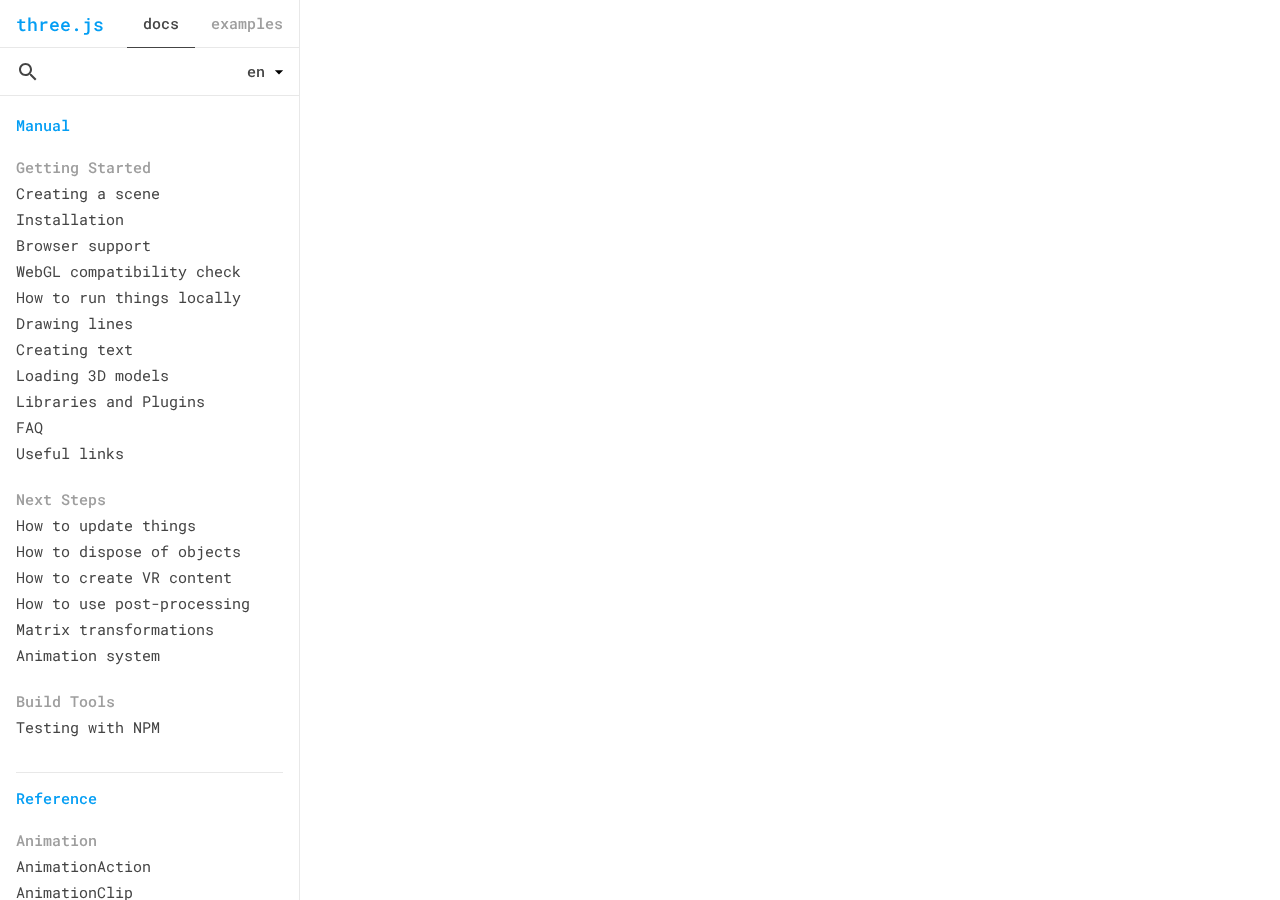
<file: three.js-master/docs/index.html>
<!DOCTYPE html>
<html lang="en">
	<head>
		<meta charset="utf-8">
		<title>three.js docs</title>
		<meta name="viewport" content="width=device-width, user-scalable=no, minimum-scale=1.0, maximum-scale=1.0">
		<link rel="shortcut icon" href="../files/favicon.ico" />
		<link rel="stylesheet" type="text/css" href="../files/main.css">
		<!-- console sandbox -->
		<script src="../build/three.min.js" async defer></script>
	</head>
	<body>
		<div id="panel">

			<div id="header">
				<h1><a href="https://threejs.org">three.js</a></h1>

				<div id="sections">
					<span class="selected">docs</span>
					<a href="../examples/#webgl_animation_cloth">examples</a>
				</div>

				<div id="expandButton"></div>
			</div>

			<div id="panelScrim"></div>

			<div id="contentWrapper">
				<div id="inputWrapper">
					<input placeholder="" type="text" id="filterInput" autocorrect="off" autocapitalize="off" spellcheck="false" />
					<div id="exitSearchButton"></div>
					<select id="language">
						<option value="en">en</option>
						<option value="ar">ar</option>
						<option value="ko">한국어</option>
						<option value="zh">中文</option>
						<option value="ja">日本語</option>
					</select>
				</div>
				<div id="content"></div>
			</div>

		</div>

		<iframe name="viewer"></iframe>

		<script>

		const panel = document.getElementById( 'panel' );
		const content = document.getElementById( 'content' );
		const expandButton = document.getElementById( 'expandButton' );
		const exitSearchButton = document.getElementById( 'exitSearchButton' );
		const panelScrim = document.getElementById( 'panelScrim' );
		const filterInput = document.getElementById( 'filterInput' );
		let iframe = document.querySelector( 'iframe' );

		const pageProperties = {};
		const titles = {};
		const categoryElements = [];

		let navigation;

		init();

		async function init() {

			const list = await ( await fetch( 'list.json' ) ).json();

			// *BufferGeometry to *Geometry

			if ( /([\w]+)BufferGeometry$/.exec( window.location.hash ) ) {

				window.location.hash = window.location.hash.replace( 'BufferGeometry', 'Geometry' );

			}

			const hash = window.location.hash.substring( 1 );

			// Localisation

			let language = 'en';

			if ( /^(api|manual|examples)/.test( hash ) ) {

				const hashLanguage = /^(api|manual|examples)\/(en|ar|ko|zh|ja)\//.exec( hash );

				if ( hashLanguage === null ) {

					// Route old non-localised api links

					window.location.hash = hash.replace( /^(api|manual|examples)/, '$1/en' );

				} else {

					language = hashLanguage[ 2 ];

				}

			}

			const languageSelect = document.getElementById( 'language' );
			languageSelect.value = language;
			languageSelect.addEventListener( 'change', function () {

				setLanguage( this.value );

			} );

			function setLanguage( value ) {

				language = value;

				createNavigation( list, language );
				updateFilter();
				autoChangeUrlLanguage( language );

			}

			// Functionality for hamburger button (on small devices)

			expandButton.onclick = function ( event ) {

				event.preventDefault();
				panel.classList.toggle( 'open' );

			};

			panelScrim.onclick = function ( event ) {

				event.preventDefault();
				panel.classList.toggle( 'open' );

			};


			// Functionality for search/filter input field

			filterInput.onfocus = function () {

				panel.classList.add( 'searchFocused' );

			};

			filterInput.onblur = function () {

				if ( filterInput.value === '' ) {

					panel.classList.remove( 'searchFocused' );

				}

			};

			filterInput.oninput = function () {

				updateFilter();

			};

			exitSearchButton.onclick = function () {

				filterInput.value = '';
				updateFilter();
				panel.classList.remove( 'searchFocused' );

			};

			// Activate content and title change on browser navigation

			window.onpopstate = createNewIframe;

			// Create the navigation panel and configure the iframe

			createNavigation( list, language );
			createNewIframe();

			// Handle search query

			filterInput.value = extractQuery();

			if ( filterInput.value !== '' ) {

				panel.classList.add( 'searchFocused' );

				updateFilter();

			}

		}

		// Navigation Panel

		function createLink( pageName, pageURL ) {

			const link = document.createElement( 'a' );
			link.href = pageURL + '.html';
			link.textContent = pageName;
			link.setAttribute( 'target', 'viewer' );
			link.addEventListener( 'click', function ( event ) {

				if ( event.button !== 0 || event.ctrlKey || event.altKey || event.metaKey ) return;

				window.location.hash = pageURL;
				panel.classList.remove( 'open' );


				content.querySelectorAll( 'a' ).forEach( function ( item ) {

					item.classList.remove( 'selected' );

				} );

				link.classList.add( 'selected' );

			} );

			return link;

		}

		function createNavigation( list, language ) {

			if ( navigation !== undefined ) {

				content.removeChild( navigation );

			}

			// Create the navigation panel using data from list.js

			navigation = document.createElement( 'div' );
			content.appendChild( navigation );

			if ( language === 'ar' ) {

				navigation.style.direction = 'rtl';

			}

			const localList = list[ language ];

			for ( const section in localList ) {

				// Create sections

				const categories = localList[ section ];

				const sectionHead = document.createElement( 'h2' );
				sectionHead.textContent = section;
				navigation.appendChild( sectionHead );

				for ( const category in categories ) {

					// Create categories

					const pages = categories[ category ];

					const categoryContainer = document.createElement( 'div' );
					navigation.appendChild( categoryContainer );

					const categoryHead = document.createElement( 'h3' );
					categoryHead.textContent = category;
					categoryContainer.appendChild( categoryHead );

					const categoryContent = document.createElement( 'ul' );
					categoryContainer.appendChild( categoryContent );

					for ( const pageName in pages ) {

						// Create page links

						const pageURL = pages[ pageName ];

						// Localisation

						const listElement = document.createElement( 'li' );
						categoryContent.appendChild( listElement );

						const linkElement = createLink( pageName, pageURL );
						listElement.appendChild( linkElement );

						// Gather the main properties for the current subpage

						pageProperties[ pageName ] = {
							section: section,
							category: category,
							pageURL: pageURL,
							linkElement: linkElement
						};

						// Gather the document titles (used for easy access on browser navigation)

						titles[ pageURL ] = pageName;

					}

					// Gather the category elements for easy access on filtering

					categoryElements.push( categoryContent );

				}

			}

		}

		// Auto change language url. If a reader open a document in English, when he click "zh", the document he read will auto change into Chinese version

		function autoChangeUrlLanguage( language ) {

			const hash = location.hash;
			if ( hash === '' ) return;
			const docType = hash.substr( 0, hash.indexOf( '/' ) + 1 );
			let docLink = hash.substr( hash.indexOf( '/' ) + 1 );
			docLink = docLink.substr( docLink.indexOf( '/' ) );
			location.href = docType + language + docLink;

		}

		// Filtering

		function extractQuery() {

			const search = window.location.search;

			if ( search.indexOf( '?q=' ) !== - 1 ) {

				return decodeURI( search.substr( 3 ) );

			}

			return '';

		}

		function updateFilter() {

			let v = filterInput.value.trim();
			v = v.replace( /\s+/gi, ' ' ); // replace multiple whitespaces with a single one

			if ( v !== '' ) {

				window.history.replaceState( {}, '', '?q=' + v + window.location.hash );

			} else {

				window.history.replaceState( {}, '', window.location.pathname + window.location.hash );

			}

			//

			const regExp = new RegExp( filterInput.value, 'gi' );

			for ( let pageName in pageProperties ) {

				const linkElement = pageProperties[ pageName ].linkElement;
				const categoryClassList = linkElement.parentElement.classList;
				const filterResults = pageName.match( regExp );

				if ( filterResults && filterResults.length > 0 ) {

					// Accentuate matching characters

					for ( let i = 0; i < filterResults.length; i ++ ) {

						const result = filterResults[ i ];

						if ( result !== '' ) {

							pageName = pageName.replace( result, '<b>' + result + '</b>' );

						}

					}

					categoryClassList.remove( 'hidden' );
					linkElement.innerHTML = pageName;

				} else {

					// Hide all non-matching page names

					categoryClassList.add( 'hidden' );

				}

			}

			displayFilteredPanel();

		}

		function displayFilteredPanel() {

			// Show/hide categories depending on their content
			// First check if at least one page in this category is not hidden

			categoryElements.forEach( function ( category ) {

				const pages = category.children;
				const pagesLength = pages.length;
				const sectionClassList = category.parentElement.classList;

				let hideCategory = true;

				for ( let i = 0; i < pagesLength; i ++ ) {

					const pageClassList = pages[ i ].classList;

					if ( ! pageClassList.contains( 'hidden' ) ) {

						hideCategory = false;

					}

				}

				// If and only if all page names are hidden, hide the whole category

				if ( hideCategory ) {

					sectionClassList.add( 'hidden' );

				} else {

					sectionClassList.remove( 'hidden' );

				}

			} );

		}

		// Routing

		function setUrlFragment( pageName ) { // eslint-disable-line no-undef

			// Handle navigation from the subpages (iframes):
			// First separate the memeber (if existing) from the page name,
			// then identify the subpage's URL and set it as URL fragment (re-adding the member)

			const splitPageName = decomposePageName( pageName, '.', '.' );

			const currentProperties = pageProperties[ splitPageName[ 0 ] ];

			if ( currentProperties ) {

				window.location.hash = currentProperties.pageURL + splitPageName[ 1 ];

				createNewIframe();

			}

		}

		function createNewIframe() {

			// Change the content displayed in the iframe
			// First separate the member part of the fragment (if existing)

			const hash = window.location.hash.substring( 1 );
			const splitHash = decomposePageName( hash, '.', '#' );

			// Creating a new Iframe instead of assigning a new src is
			// a cross-browser solution to allow normal browser navigation;
			// - only assigning a new src would result in two history states each time.

			// Note: iframe.contentWindow.location.replace(hash) should work, too,
			// but it doesn't work in Edge with links from the subpages!

			let subtitle;

			const oldIframe = iframe;
			iframe = oldIframe.cloneNode();

			if ( hash ) {

				iframe.src = splitHash[ 0 ] + '.html' + splitHash[ 1 ];
				subtitle = titles[ splitHash[ 0 ] ] + splitHash[ 1 ] + ' – ';

			} else {

				iframe.src = '';
				subtitle = '';

			}

			document.body.replaceChild( iframe, oldIframe );
			document.title = subtitle + 'three.js docs';

		}

		function decomposePageName( pageName, oldDelimiter, newDelimiter ) {

			// Helper function for separating the member (if existing) from the pageName
			// For example: 'Geometry.morphTarget' can be converted to
			// ['Geometry', '.morphTarget'] or ['Geometry', '#morphTarget']
			// Note: According RFC 3986 no '#' allowed inside of an URL fragment!

			let parts = [];

			const dotIndex = pageName.indexOf( oldDelimiter );

			if ( dotIndex !== - 1 ) {

				parts = pageName.split( oldDelimiter );
				parts[ 1 ] = newDelimiter + parts[ 1 ];

			} else {

				parts[ 0 ] = pageName;
				parts[ 1 ] = '';

			}

			return parts;

		}

		//

		console.log( [
			'    __     __',
			' __/ __\\  / __\\__   ____   _____   _____',
			'/ __/  /\\/ /  /___\\/ ____\\/ _____\\/ _____\\',
			'\\/_   __/ /   _   / /  __/ / __  / / __  /_   __   _____',
			'/ /  / / /  / /  / /  / / /  ___/ /  ___/\\ _\\/ __\\/ _____\\',
			'\\/__/  \\/__/\\/__/\\/__/  \\/_____/\\/_____/\\/__/ /  / /  ___/',
			'                                         / __/  /  \\__  \\',
			'                                         \\/____/\\/_____/'
		].join( '\n' ) );

		</script>

	</body>

</html>
</file>
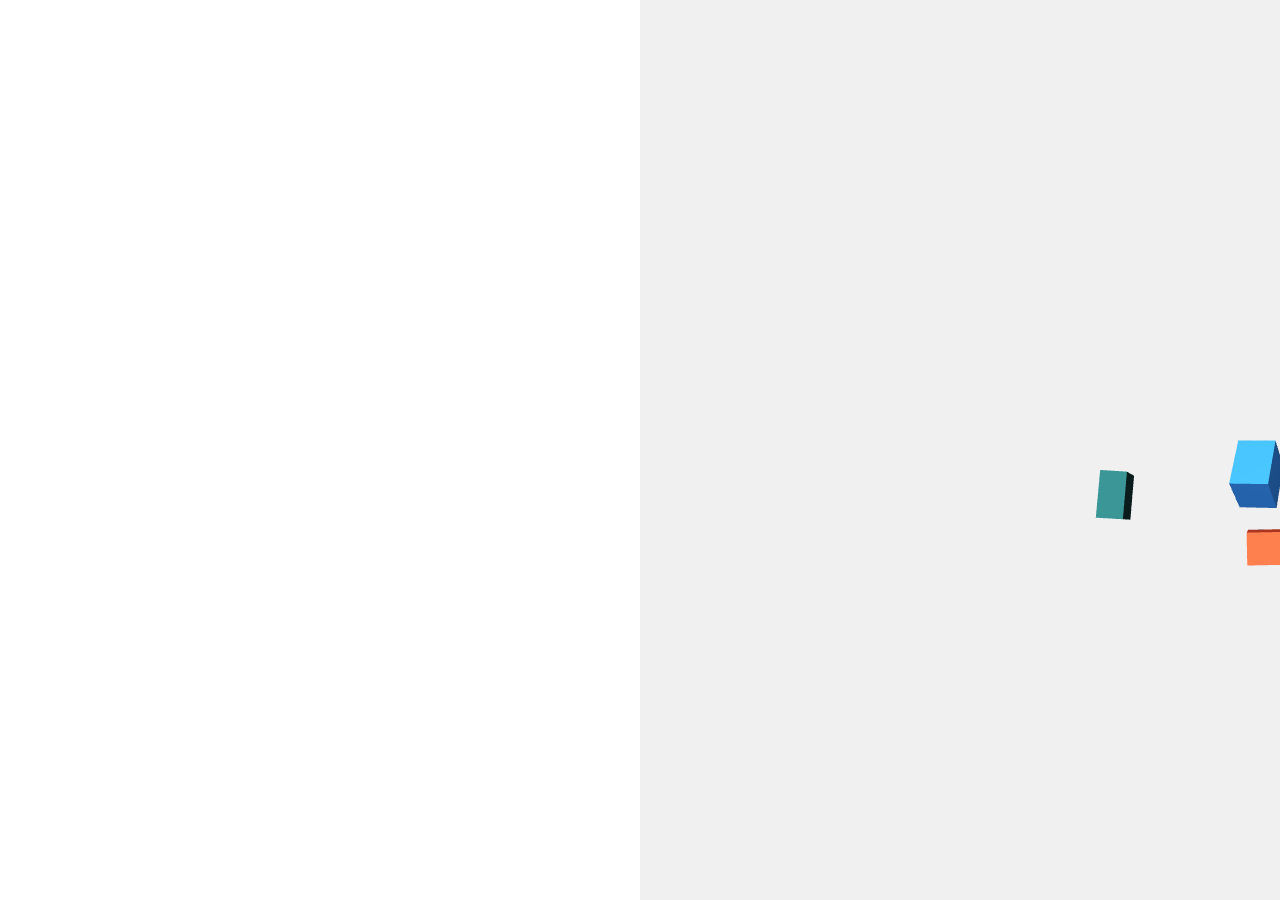
<file: drag.html>
<html>
    <head>
      <meta charset="utf-8">
      <meta name="viewport" content="width=device-width, initial-scale=1.0, user-scalable=yes">
      <title>Drag - Modelo de prueba</title>
      
    </head>
    <body>
      <script  type="module" src="./dragear.js"></script>
      <link rel="stylesheet" type="text/css" href="style.css">
      <canvas id="c"></canvas>
    </body>
  </html>
</file>
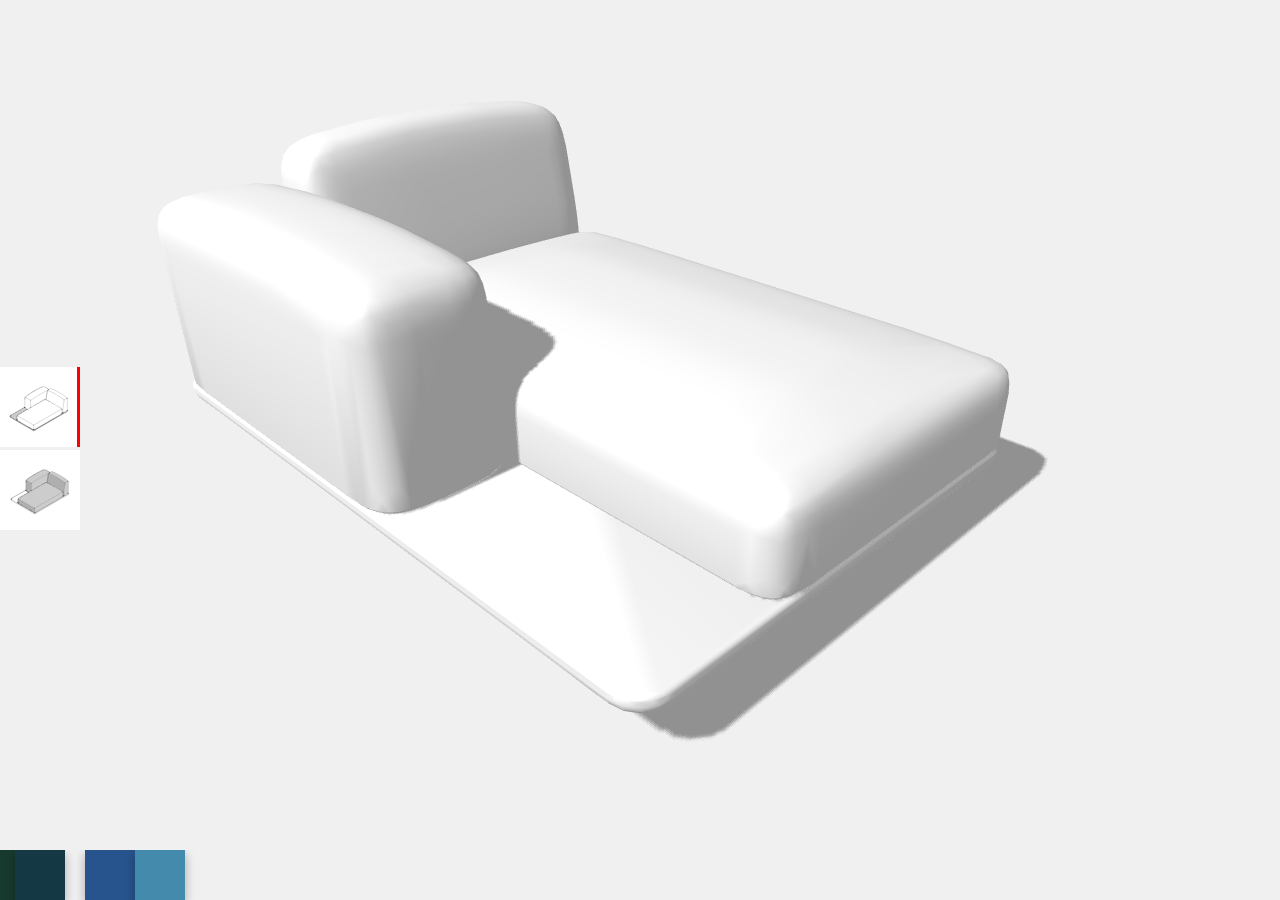
<file: textureitor.html>
<!DOCTYPE html>
<html lang="en">
<head>
    <meta charset="UTF-8">
    
    <!-- Imporant meta information to make the page as rigid as possible on mobiles, to avoid unintentional zooming on the page itself  -->
    <meta name="viewport" content="width=device-width, height=device-height, initial-scale=1.0, maximum-scale=1.0, user-scalable=no">

    <meta http-equiv="X-UA-Compatible" content="ie=edge">
    <title>Chair Tutorial</title>
    <link href="https://fonts.googleapis.com/css?family=Raleway:500,700&display=swap" rel="stylesheet">
    <link rel="stylesheet" type="text/css" href="textureitor.css">
</head>

<!-- These toggle the the different parts of the chair that can be edited, note data-option is the key that links to the name of the part in the 3D file -->
<div class="options">
    <div class="option --is-active" data-option="soporte">
        <img src="./cambiotextura/soportebtn.svg" alt=""/>
    </div>
    <div class="option" data-option="tapiz">
        <img src="./cambiotextura/tapizbtn.svg" alt=""/>
    </div>
</div>

<canvas id="c"></canvas>

<div class="controls">
    <!-- This tray will be filled with colors via JS, and the ability to slide this panel will be added in with a lightweight slider script (no dependency used for this) -->
     <div id="js-tray" class="tray">
         <div id="js-tray-slide" class="tray__slide"></div>
     </div>
    </div>

<script  type="module" src="./textureitor.js"></script>

</body>
</html>
</file>
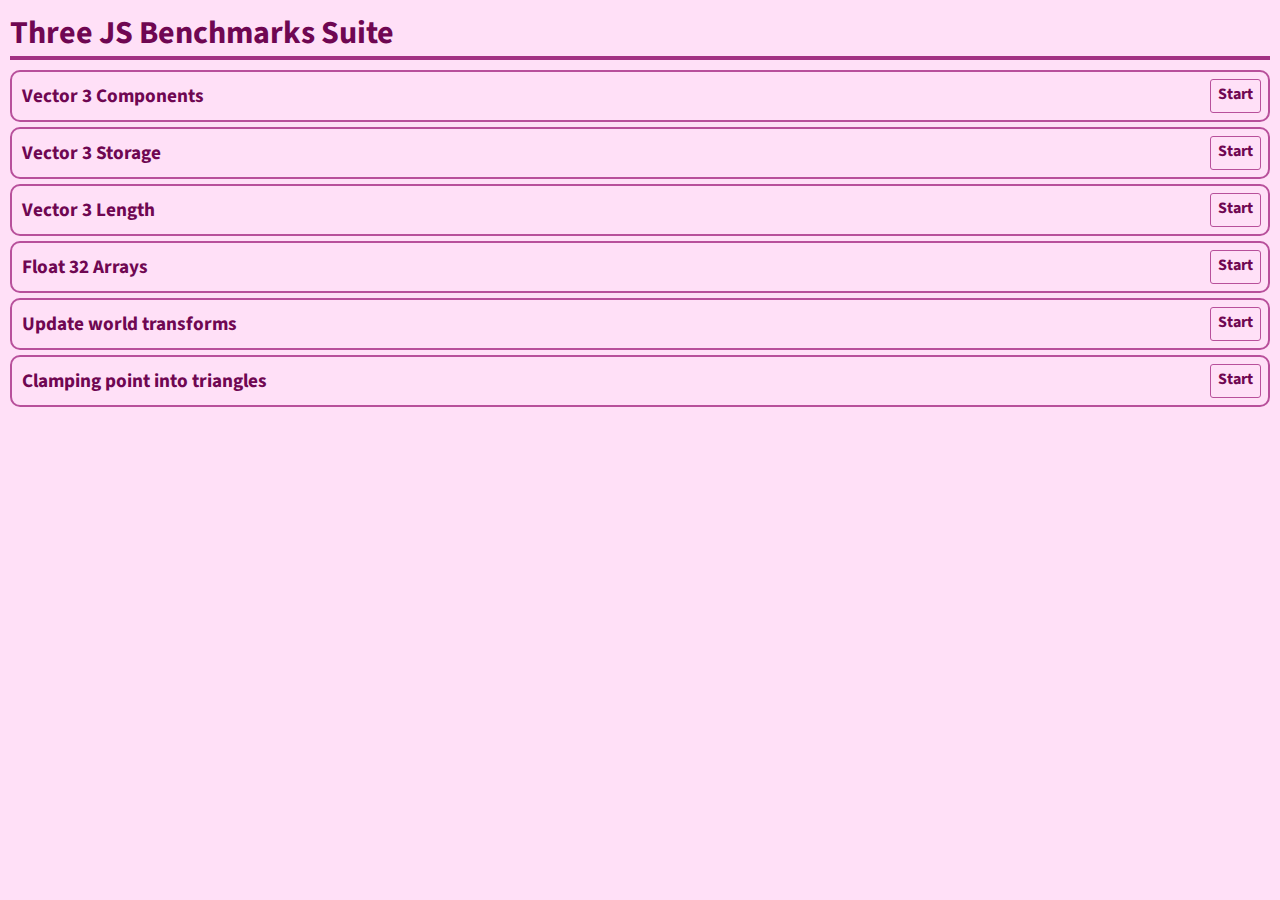
<file: three.js-master/test/benchmark/benchmarks.html>
<!DOCTYPE html>
<html>
  <head>
    <meta charset="utf-8">
    <title>ThreeJS Benchmark Tests - Using Files in /src</title>
    <link href="https://fonts.googleapis.com/css?family=Source+Sans+Pro:700" rel="stylesheet" type="text/css">
    <link href="normalize.css" rel="stylesheet" type="text/css">
    <link href="style.css" rel="stylesheet" type="text/css">
    <script src="../../build/three.min.js"></script>
    <script src="vendor/lodash.min.js"></script>
    <script src="vendor/benchmark-2.1.0.min.js"></script>
    <script src="benchmark.js"></script>

    <script src="core/Vector3Components.js"></script>
    <script src="core/Vector3Storage.js"></script>
    <script src="core/Vector3Length.js"></script>
    <script src="core/Float32Array.js"></script>
    <script src="core/UpdateMatrixWorld.js"></script>
    <script src="core/TriangleClosestPoint.js"></script>
  </head>
  <body>
    <header>
      <h1>Three JS Benchmarks Suite</h1>
    </header>
    <section>
    </section>

    <template id="suite">
      <article>
        <header>
          <h2></h2>
          <h3>Start</h3>
        </header>
        <div class="results">
          <div class"head">
            <p class="name">Name</p>
            <p class="ops">Ops / Sec</p>
            <p class="desv">±</p>
          </div>
        </div>
      </article>
    </template>

    <template id="suite-test">
      <div>
        <p class="name"></p>
        <p class="ops"></p>
        <p class="desv"></p>
    </div>
  </template>

</body>
</html>
</file>
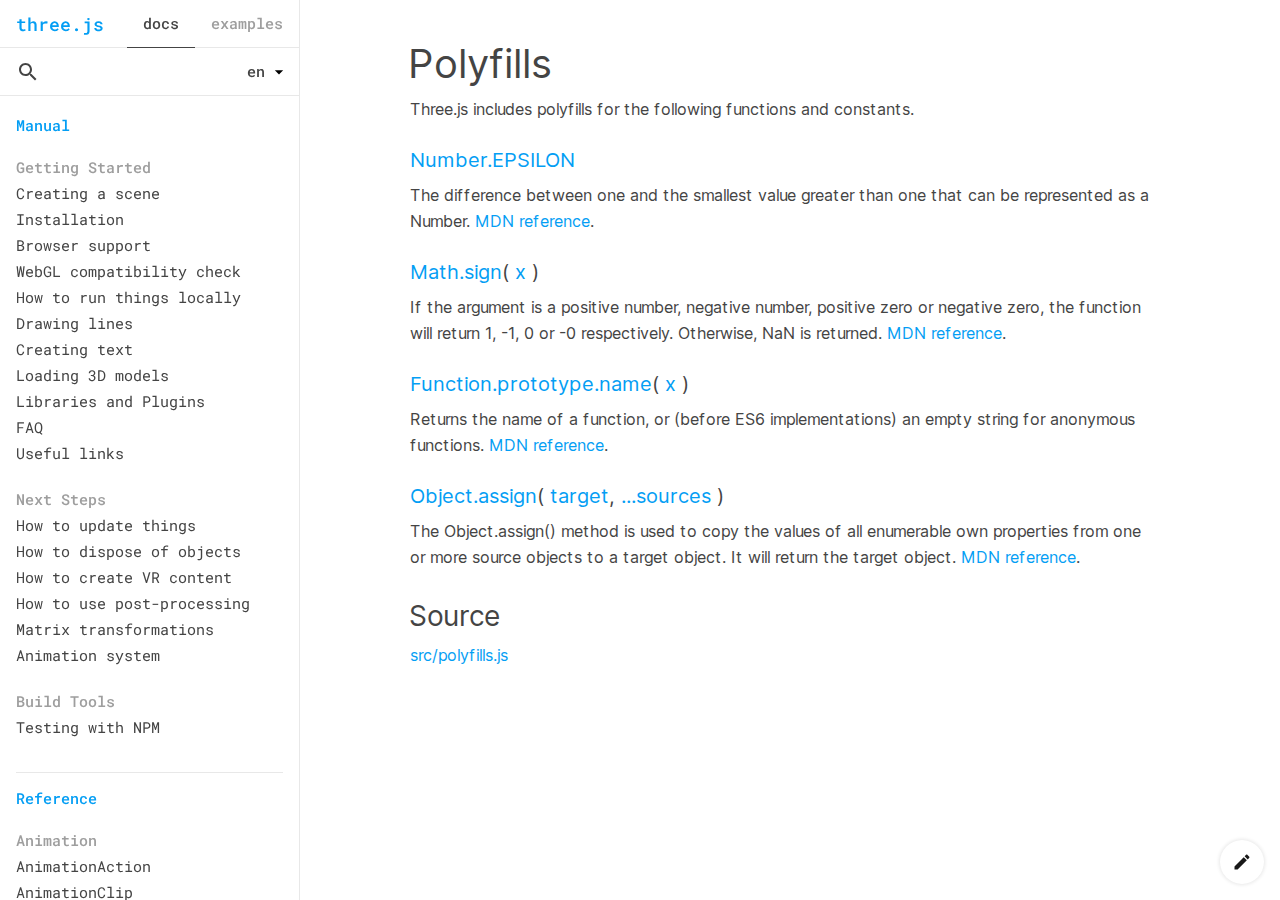
<file: three.js-master/docs/api/en/Polyfills.html>
<!DOCTYPE html>
<html lang="en">
	<head>
		<meta charset="utf-8" />
		<base href="../../" />
		<script src="page.js"></script>
		<link type="text/css" rel="stylesheet" href="page.css" />
	</head>
	<body>

		<h1>Polyfills</h1>

		<p class="desc">Three.js includes polyfills for the following functions and constants.</p>

		<h3>[page:Number.EPSILON Number.EPSILON]</h3>
		<p>
			 The difference between one and the smallest value greater than one that can be represented as a Number.
			 [link:https://developer.mozilla.org/en-US/docs/Web/JavaScript/Reference/Global_Objects/Number/EPSILON MDN reference].
		</p>

		<h3>[page:Math.sign Math.sign]( [page:Number x] )</h3>
		<p>
			If the argument is a positive number, negative number, positive zero or negative zero,
			the function will return 1, -1, 0 or -0 respectively. Otherwise, NaN is returned.
			[link:https://developer.mozilla.org/en-US/docs/Web/JavaScript/Reference/Global_Objects/Math/sign MDN reference].
		</p>

		<h3>[page:Function.prototype.name Function.prototype.name]( [page:Number x] )</h3>
		<p>
			Returns the name of a function, or (before ES6 implementations) an empty string for anonymous functions.
			[link:https://developer.mozilla.org/en-US/docs/Web/JavaScript/Reference/Global_Objects/Function/name MDN reference].
		</p>

		<h3>[page:Object.assign Object.assign]( [page:Object target], [page:Object ...sources] )</h3>
		<p>
			The Object.assign() method is used to copy the values of all enumerable own properties from one or more source objects to a target object.
			It will return the target object.
			[link:https://developer.mozilla.org/en-US/docs/Web/JavaScript/Reference/Global_Objects/Object/assign MDN reference].
		</p>

		<h2>Source</h2>

		<p>
			[link:https://github.com/mrdoob/three.js/blob/master/src/polyfills.js src/polyfills.js]
		</p>
	</body>
</html>
</file>
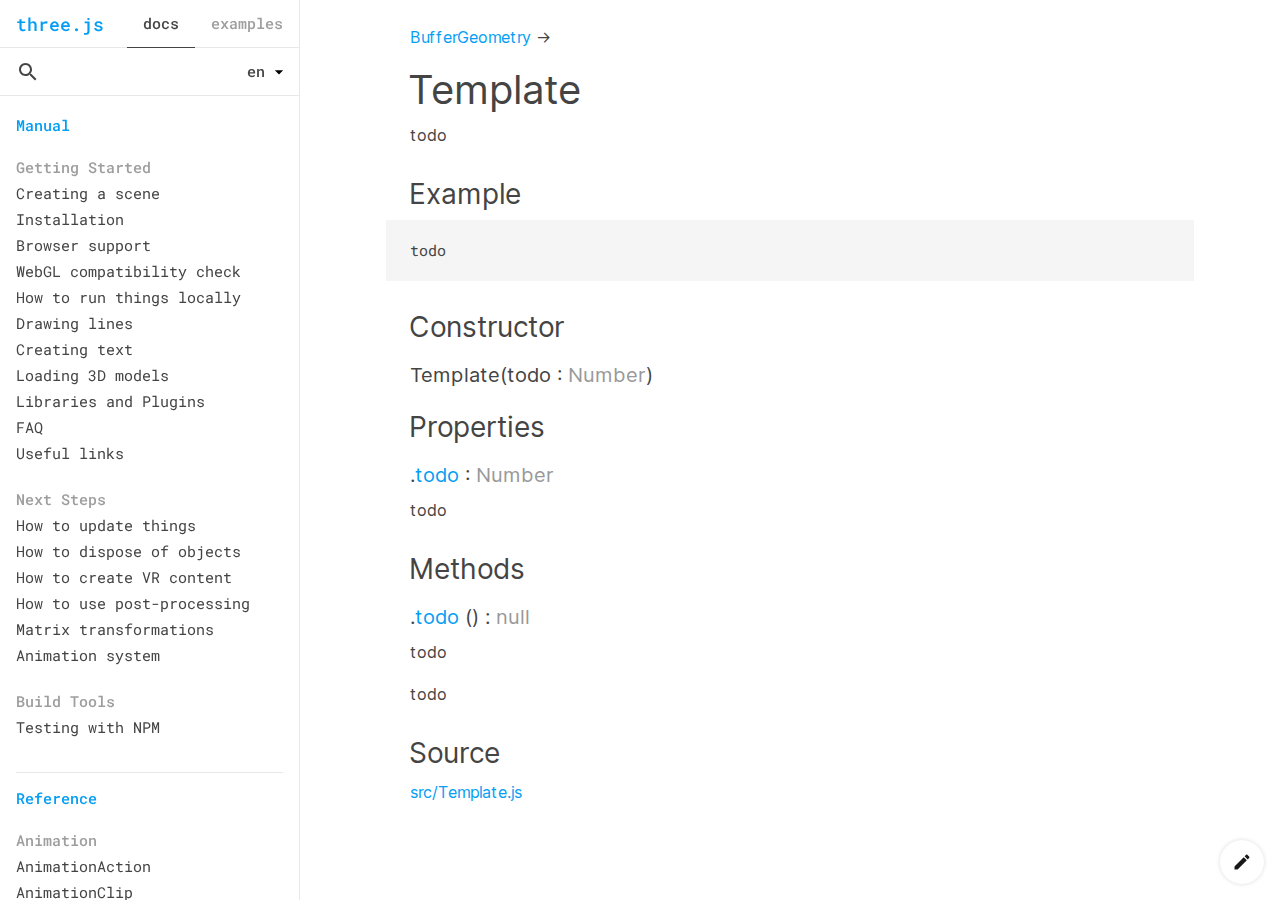
<file: three.js-master/docs/api/en/Template.html>
<!DOCTYPE html>
<html lang="en">
	<head>
		<meta charset="utf-8" />
		<base href="../../" />
		<script src="page.js"></script>
		<link type="text/css" rel="stylesheet" href="page.css" />
	</head>
	<body>
		[page:BufferGeometry] &rarr;

		<h1>[name]</h1>

		<p class="desc">todo</p>


		<h2>Example</h2>

		<code>todo</code>


		<h2>Constructor</h2>

		<h3>[name]([param:Number todo])</h3>
		<p></p>


		<h2>Properties</h2>

		<h3>[property:Number todo]</h3>
		<p>
		todo
		</p>


		<h2>Methods</h2>

		<h3>[method:null todo]()</h3>
		<p>todo</p>
		<p>todo</p>


		<h2>Source</h2>

		<p>
			[link:https://github.com/mrdoob/three.js/blob/master/src/[path].js src/[path].js]
		</p>
	</body>
</html>
</file>
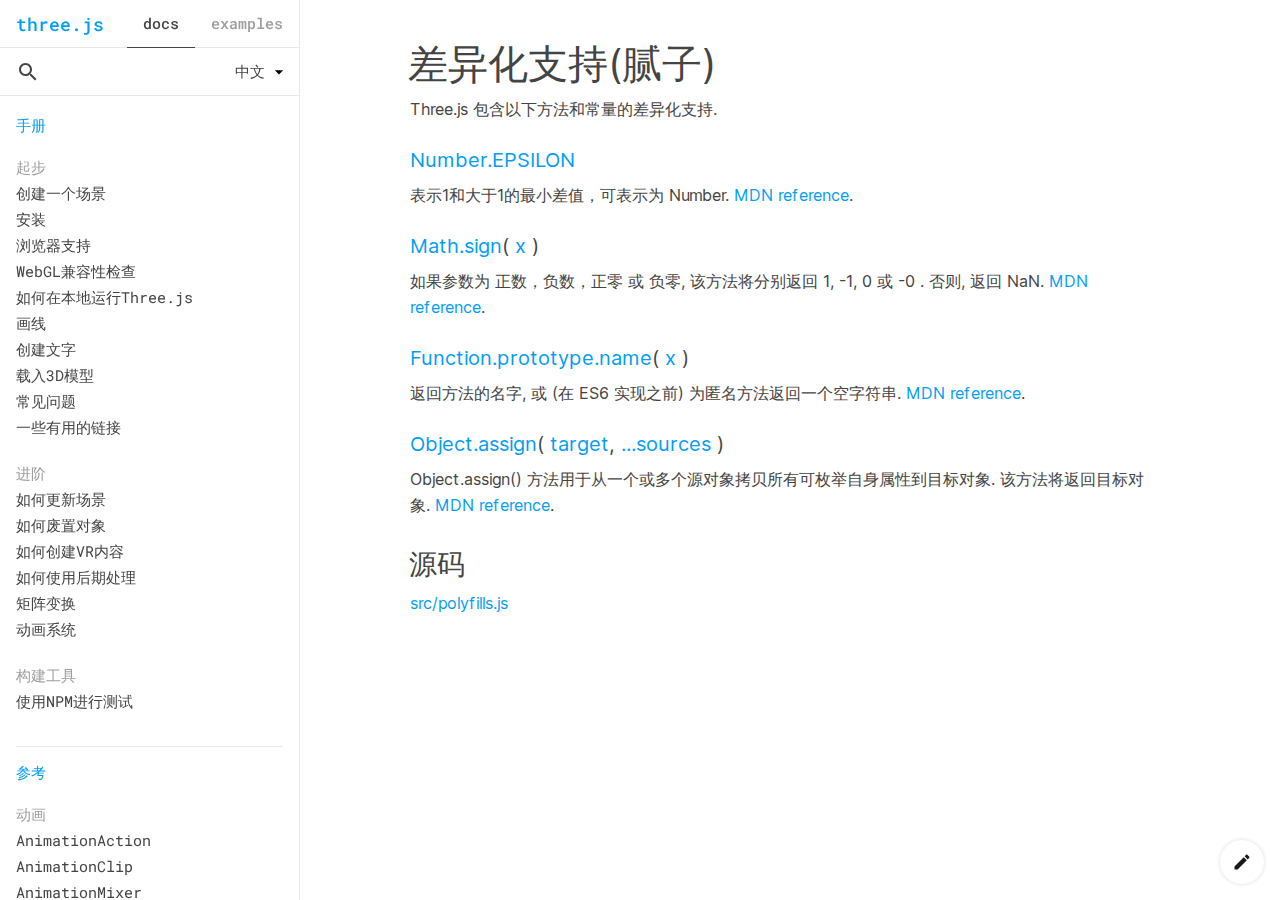
<file: three.js-master/docs/api/zh/Polyfills.html>
<!DOCTYPE html>
<html lang="zh">
	<head>
		<meta charset="utf-8" />
		<base href="../../" />
		<script src="page.js"></script>
		<link type="text/css" rel="stylesheet" href="page.css" />
	</head>
	<body>

		<h1>差异化支持(腻子)</h1>

		<p class="desc">Three.js 包含以下方法和常量的差异化支持.</p>

		<h3>[page:Number.EPSILON Number.EPSILON]</h3>
		<p>
			 表示1和大于1的最小差值，可表示为 Number.
			 [link:https://developer.mozilla.org/en-US/docs/Web/JavaScript/Reference/Global_Objects/Number/EPSILON MDN reference].
		</p>

		<h3>[page:Math.sign Math.sign]( [page:Number x] )</h3>
		<p>
			如果参数为 正数，负数，正零 或 负零,
			该方法将分别返回 1, -1, 0 或 -0 . 否则, 返回 NaN.
			[link:https://developer.mozilla.org/en-US/docs/Web/JavaScript/Reference/Global_Objects/Math/sign MDN reference].
		</p>

		<h3>[page:Function.prototype.name Function.prototype.name]( [page:Number x] )</h3>
		<p>
			返回方法的名字, 或 (在 ES6 实现之前) 为匿名方法返回一个空字符串.
			[link:https://developer.mozilla.org/en-US/docs/Web/JavaScript/Reference/Global_Objects/Function/name MDN reference].
		</p>

		<h3>[page:Object.assign Object.assign]( [page:Object target], [page:Object ...sources] )</h3>
		<p>
			Object.assign() 方法用于从一个或多个源对象拷贝所有可枚举自身属性到目标对象.
			该方法将返回目标对象.
			[link:https://developer.mozilla.org/en-US/docs/Web/JavaScript/Reference/Global_Objects/Object/assign MDN reference].
		</p>

		<h2>源码</h2>

		<p>
			[link:https://github.com/mrdoob/three.js/blob/master/src/polyfills.js src/polyfills.js]
		</p>
	</body>
</html>
</file>
<file: three.js-master/files/main.css>
:root {
	color-scheme: light dark;

	--background-color: #fff;
	--secondary-background-color: #f7f7f7;

	--color-blue: #049EF4;
	--text-color: #444;
	--secondary-text-color: #9e9e9e;

	--font-size: 16px;
	--line-height: 26px;

	--border-style: 1px solid #E8E8E8;
	--header-height: 48px;
	--panel-width: 300px;
	--panel-padding: 16px;
	--icon-size: 20px;
}

@media (prefers-color-scheme: dark) {

	:root {
		--background-color: #222;
		--secondary-background-color: #2e2e2e;

		--text-color: #bbb;
		--secondary-text-color: #666;

		--border-style: 1px solid #444;
	}

	#previewsToggler {
		filter: invert(100%);
	}

}

@font-face {
	font-family: 'Roboto Mono';
	src: local('Roboto Mono'), local('RobotoMono-Regular'), url('../files/RobotoMono-Regular.woff2') format('woff2');
	font-style: normal;
	font-weight: 400;
}

@font-face {
	font-family: 'Roboto Mono';
	src: local('Roboto Mono Medium'), local('RobotoMono-Medium'), url('../files/RobotoMono-Medium.woff2') format('woff2');
	font-style: normal;
	font-weight: 500;
}

* {
	box-sizing: border-box;
	-webkit-font-smoothing: antialiased;
	-moz-osx-font-smoothing: grayscale;
}

html, body {
	height: 100%;
}

html {
	font-size: calc(var(--font-size) - 1px);
	line-height: calc(var(--line-height) - 1px);
}

body {
	font-family: 'Roboto Mono', monospace;
	margin: 0px;
	color: var(--text-color);
	background-color: var(--background-color);
}

a {
	text-decoration: none;
}

h1 {
	font-size: 18px;
	line-height: 24px;
	font-weight: 500;
}

h2 {
	padding: 0;
	margin: 16px 0;
	font-size: calc(var(--font-size) - 1px);
	line-height: var(--line-height);
	font-weight: 500;
	color: var(--color-blue);
}

h3 {
	margin: 0;
	font-weight: 500;
	font-size: calc(var(--font-size) - 1px);
	line-height: var(--line-height);
	color: var(--secondary-text-color);
}

h1 a {
	color: var(--color-blue);
}

#header {
	display: flex;
	height: var(--header-height);
	border-bottom: var(--border-style);
	align-items: center;
}
#header h1 {
	padding-left: var(--panel-padding);
	flex: 1;
	display: flex;
	align-items: center;
	color: var(--color-blue);
}
#header #version {
	border: 1px solid var(--color-blue);
	color: var(--color-blue);
	border-radius: 4px;
	line-height: 16px;
	padding: 0px 2px;
	margin-left: 6px;
	font-size: .9rem;
}
#panel {
	position: fixed;
	z-index: 100;
	left: 0px;
	width: var(--panel-width);
	height: 100%;
	overflow: auto;
	border-right: var(--border-style);
	display: flex;
	flex-direction: column;
	transition: 0s 0s height;
}

	#panel #exitSearchButton {
		width: 48px;
		height: 48px;
		display: none;
		background-color: var(--text-color);
		background-size: var(--icon-size);
		-webkit-mask-image: url(../files/ic_close_black_24dp.svg);
		-webkit-mask-position: 50% 50%;
		-webkit-mask-repeat: no-repeat;
		mask-image: url(../files/ic_close_black_24dp.svg);
		mask-position: 50% 50%;
		mask-repeat: no-repeat;
		cursor: pointer;
		margin-right: 0px;
	}

	#panel.searchFocused #exitSearchButton {
		display: block;
	}

	#panel.searchFocused #language {
		display: none;
	}

	#panel.searchFocused #filterInput {
		-webkit-mask-image: none;
		mask-image: none;
		background-color: inherit;
		padding-left: 0;
	}

	#panel #expandButton {
		width: 48px;
		height: 48px;
		margin-right: 4px;
		margin-left: 4px;
		display: none;
		cursor: pointer;
		background-color: var(--text-color);
		background-size: var(--icon-size);
		-webkit-mask-image: url(../files/ic_menu_black_24dp.svg);
		-webkit-mask-position: 50% 50%;
		-webkit-mask-repeat: no-repeat;
		mask-image: url(../files/ic_menu_black_24dp.svg);
		mask-position: 50% 50%;
		mask-repeat: no-repeat;
	}

	#panel #sections {
		display: flex;
		justify-content: center;
		z-index: 1000;
		position: relative;
		height: 100%;
		align-items: center;
		font-weight: 500;
	}

	#panel #sections * {
		padding: 0 var(--panel-padding);
		height: 100%;
		position: relative;
		display: flex;
		justify-content: center;
		align-items: center;
	}
	#panel #sections .selected:after {
		content: "";
		position: absolute;
		left: 0;
		right: 0;
		bottom: -1px;
		border-bottom: 1px solid var(--text-color);
	}
	#panel #sections a {
		color: var(--secondary-text-color);
	}

	body.home #panel #sections {
		display: none;
	}


#panel #inputWrapper {
	display: flex;
	align-items: center;
	height: var(--header-height);
	padding: 0 0 0 var(--panel-padding);
	position: relative;
	background: var(--background-color);
}
#panel #inputWrapper:after {
	position: absolute;
	left: 0;
	right: 0;
	bottom: 0;
	border-bottom: var(--border-style);
	content: "";
}

	#panel #filterInput {
		flex: 1;
		width: 100%;
		font-size: 1rem;
		font-weight: 500;
		color: var(--text-color);
		outline: none;
		border: 0px;
		background-color: var(--text-color);
		background-size: var(--icon-size);
		-webkit-mask-image: url(../files/ic_search_black_24dp.svg);
		-webkit-mask-position: 0 50%;
		-webkit-mask-repeat: no-repeat;
		mask-image: url(../files/ic_search_black_24dp.svg);
		mask-position: 0 50%;
		mask-repeat: no-repeat;
		font-family: 'Roboto Mono', monospace;
	}

	#panel #language {
		font-family: 'Roboto Mono', monospace;
		font-size: 1rem;
		font-weight: 500;
		color: var(--text-color);
		border: 0px;
		background-image: url(ic_arrow_drop_down_black_24dp.svg);
		background-size: var(--icon-size);
		background-repeat: no-repeat;
		background-position: right center;
		background-color: var(--background-color);
		padding: 2px 24px 4px 24px;
		-webkit-appearance: none;
		-moz-appearance: none;
		appearance: none;
		margin-right: 10px;
		text-align-last: right;
	}

		#panel #language:focus {
			outline: none;
		}

	#contentWrapper {
		flex: 1;
		overflow: hidden;
		display: flex;
		flex-direction: column;
	}

	#panel #content {
		flex: 1;
		overflow-y: auto;
		overflow-x: hidden;
		-webkit-overflow-scrolling: touch;
		padding: 0 var(--panel-padding) var(--panel-padding) var(--panel-padding);
	}

		#panel #content ul {
			list-style-type: none;
			padding: 0px;
			margin: 0px 0 20px 0;
		}
		#panel #content ul li {
			margin: 1px 0;
		}

		#panel #content h2:not(.hidden) {
			margin-top: 16px;
			border-top: none;
			padding-top: 0;
		}

		#panel #content h2:not(.hidden) ~ h2 {
			margin-top: 32px;
			border-top: var(--border-style);
			padding-top: 12px;
		}

		#panel #content a {
			position: relative;
			color: var(--text-color);
		}

		#panel #content a:hover,
		#panel #content a:hover .spacer,
		#panel #content .selected {
			color: var(--color-blue);
		}

		#panel #content .selected {
			text-decoration: underline;
		}

		#panel #content .hidden {
			display: none !important;
		}

		#panel #content #previewsToggler {
			cursor: pointer;
			float: right;
			margin-top: 18px;
			margin-bottom: -18px;
			opacity: 0.25;
		}

		#panel #content.minimal .card {
			background-color: transparent;
			margin-bottom: 4px;
		}

		#panel #content.minimal .cover {
			display: none;
		}

		#panel #content.minimal .title {
			padding: 0;
		}

		#panel #content.minimal #previewsToggler {
			opacity: 1;
		}

		body.home #panel #content h2 {
			margin-bottom: 2px;
			padding-bottom: 0px;
			margin-top: 18px;
			border-top: none;
			padding-top: 6px;
		}

.spacer {
	color: var(--secondary-text-color);
	margin-left: 2px;
	padding-right: 2px;
}

#viewer,
iframe {
	position: absolute;
	border: 0px;
	left: 0;
	right: 0;
	width: 100%;
	height: 100%;
	overflow: auto;
}

#viewer {
	padding-left: var(--panel-width);
}

#button {
	position: fixed;
	bottom: 16px;
	right: 16px;

	padding: 12px;
	border-radius: 50%;
	margin-bottom: 0px;

	background-color: #FFF;
	opacity: .9;
	z-index: 999;

	box-shadow: 0 0 4px rgba(0,0,0,.15);
}
	#button:hover {
		cursor: pointer;
		opacity: 1;
	}
	#button img {
		display: block;
		width: var(--icon-size);
	}

	#button.text {
		border-radius: 25px;
		padding-right: 20px;
		padding-left: 20px;
		color: var(--color-blue);
		opacity: 1;
		font-weight: 500;
	}


#projects {
	display: grid;
	grid-template-columns: repeat(6, 1fr);
	line-height: 0;
}
#projects a {
	overflow: hidden;
}
#projects a img {
	width: 100%;
	transform: scale(1.0);
	transition: 0.15s transform;
}
#projects a:hover img {
	transform: scale(1.08);
}



@media all and ( min-width: 1500px ) {
	#projects {
		grid-template-columns: repeat(7, 1fr);
	}
}

@media all and ( min-width: 1700px ) {
	:root {
		--panel-width: 360px;
		--font-size: 18px;
		--line-height: 28px;
		--header-height: 56px;
		--icon-size: 24px;
	}
	#projects {
		grid-template-columns: repeat(8, 1fr);
	}
}

@media all and ( min-width: 1900px ) {

	#projects {
		grid-template-columns: repeat(9, 1fr);
	}

}

@media all and ( max-width: 1300px ) {
	#projects {
		grid-template-columns: repeat(6, 1fr);
	}
}

@media all and ( max-width: 1100px ) {
	#projects {
		grid-template-columns: repeat(5, 1fr);
	}
}

@media all and ( max-width: 900px ) {
	#projects {
		grid-template-columns: repeat(4, 1fr);
	}
}

@media all and ( max-width: 700px ) {
	#projects {
		grid-template-columns: repeat(3, 1fr);
	}
}


.card {
	border-radius: 3px;
	overflow: hidden;
	background-color: var(--secondary-background-color);
	padding-bottom: 6px;
	margin-bottom: 16px;
}

.card.selected {
	box-shadow: 0 0 0 3px var(--color-blue);
	text-decoration: none !important;
}

.card .cover {
	padding-bottom: 56.25%; /* 16:9 aspect ratio */
	position: relative;
	overflow: hidden;
}

.card .cover img {
	position: absolute;
	width: 100%;
	top: 50%;
	left: 50%;
	transform: translate(-50%, -50%);
}

.card .title {
	padding: 8px 12px 4px;
	font-size: calc(var(--font-size) - 1px);
	font-weight: 500;
	line-height: calc(var(--line-height) - 6px);
}

/* mobile */

@media all and ( max-width: 640px ) {

	:root {
		--header-height: 56px;
		--icon-size: 24px;
	}

	#projects {
		grid-template-columns: repeat(2, 1fr);
	}

	#panel #expandButton {
		display: block;
	}
	#panel {
		position: absolute;
		left: 0;
		top: 0;
		width: 100%;
		right: 0;
		z-index: 1000;
		overflow-x: hidden;
		transition: 0s 0s height;
		border: none;
		height: var(--header-height);
		transition: 0s 0.2s height;
	}
	#panel.open {
		height: 100%;
		transition: 0s 0s height;
	}

	#panelScrim {
		pointer-events: none;
		background-color: rgba(0,0,0,0);
		position: absolute;
		left: 0;
		right: 0;
		top: 0;
		bottom: 0;
		z-index: 1000;
		pointer-events: none;
		transition: .2s background-color;
	}
	#panel.open #panelScrim {
		pointer-events: auto;
		background-color: rgba(0,0,0,0.4);
	}

	#contentWrapper {
		position: absolute;
		right: 0;
		top: 0;
		bottom: 0;
		background: var(--background-color);
		box-shadow: 0 0 8px rgba(0,0,0,.1);
		width: calc(100vw - 60px);
		max-width: 360px;
		z-index: 10000;
		transition: .25s transform;
		overflow-x: hidden;
		margin-right: -380px;
		line-height: 2rem;
	}
	#panel.open #contentWrapper {
		transform: translate3d(-380px, 0 ,0);
	}
	#viewer,
	iframe {
		left: 0;
		top: var(--header-height);
		width: 100%;
		height: calc(100% - var(--header-height));
	}
	#viewer {
		padding-left: 0;
	}
}
</file>
<file: style.css>
body,
html {
  height: 100%;
  margin: 0;
  padding: 0;
  /* font-family: 'Raleway', sans-serif; */
  font-family: "Courier New", Courier, monospace;
  font-size: 14px;

  color: #0c0c0c;
}
* {
  touch-action: manipulation;
}
*,
*:before,
*:after {
  box-sizing: border-box;
}
body {
  display: flex;
  justify-content: center;
  align-items: center;
  width: 100%;
  height: 100%;
  position: fixed;
  top: 0;
  left: 0;
  overflow: hidden;
}

 #c {
  width: 100%;
  height: 100%;
  display: block;
  top: 0;
  left: 0;
}
#dd {
  position: absolute;
  left: 500px;
  top: 500px;
}
#shot {
  background-color: #000000;
  border: none;
  color: white;
  padding: 16px 32px;
  text-align: center;
  font-size: 16px;
  margin: 4px 2px;
  opacity: 0.95;
  transition: 0.2s;
  display: inline-block;
  text-decoration: none;
  cursor: pointer;

  position: absolute;
  bottom: 45px;
  right: 5%;
  margin: 5px;
}
.info {
  font-size: 0.87vw;
  position: absolute;
  left: 3%;
  bottom: 30px;
  padding: 0 1em;
  line-height: 200%;
  display: flex;
  justify-content: flex-end;
  -moz-user-select: -moz-none;
  -khtml-user-select: none;
  -webkit-user-select: none;
  -o-user-select: none;
  user-select: none;
}
.info2 {
  font-size: 0.6vw;
  position: absolute;
  right: 2%;
  bottom: 5px;
  padding: 0 1em;
  line-height: 200%;
  display: flex;
  justify-content: flex-end;
  -moz-user-select: -moz-none;
  -khtml-user-select: none;
  -webkit-user-select: none;
  -o-user-select: none;
  user-select: none;
}
#list {
  position: absolute;
  right: 3%;
  top: 6%;
  display: flex;
  flex-direction: column;
  justify-content: flex-end;
  -moz-user-select: -moz-none;
  -khtml-user-select: none;
  -webkit-user-select: none;
  -o-user-select: none;
  user-select: none;
}
#items {
  position: relative;
  right: 0%;
  top: 0px;
  display: flex;
  justify-content: flex-end;
  -moz-user-select: -moz-none;
  -khtml-user-select: none;
  -webkit-user-select: none;
  -o-user-select: none;
  user-select: none;
}
.imgs {
  position: relative;
  right: 0px;
  top: 0px;
  padding: -20 ;
  margin:0;
  display: flex;
  flex-direction: column;
  justify-content: flex-end;
  -moz-user-select: -moz-none;
  -khtml-user-select: none;
  -webkit-user-select: none;
  -o-user-select: none;
  user-select: none;
}
.nombres {
  position: relative;
  right: 0px;
  top: 0px;
  padding: 0 1em;
  line-height: 150%;
  display: flex;
  flex-direction: column;
  justify-content: flex-end;
  -moz-user-select: -moz-none;
  -khtml-user-select: none;
  -webkit-user-select: none;
  -o-user-select: none;
  user-select: none;
}
.precios {
  position: relative;
  right: 0px;
  top: 0px;
  padding: 0 1em;
  line-height: 150%;
  display: flex;
  flex-direction: column;
  justify-content: flex-end;
  -moz-user-select: -moz-none;
  -khtml-user-select: none;
  -webkit-user-select: none;
  -o-user-select: none;
  user-select: none;
}

.controltexturastapiz {
  
  position: absolute;
  bottom: 88%;
  left: 2%;
  width: 10vw;
  
}

.selectortapiz {
  position: absolute;
  display: flex;
  flex-wrap: wrap;
  transform: translateX(-0%);
  animation: wheelin 0.2s 0.4s ease-in-out forwards;
}
.selector_swatchtapiz {
  transition: 0.1s ease-in;
  height: 2.8vw;
  min-width: 2.8vw;
  max-width: 2.8vw;
  flex: 1;
  /* box-shadow: 0px 4px 10px rgba(0, 0, 0, 0.3); */
  background-size: cover;
  background-position: center;
  border-radius: 25%;
  margin-left: 18px;
  margin-top: 18px;
}
.selector_swatchtapiz:hover {
  margin-top: 9px;
}

.controltexturassoporte {
  font-weight: 900;
  position: absolute;
  bottom: 55%;
  left: 2%;
  width: 10vw;
  
}

.selectorsoporte {
  position: absolute;
  display: flex;
  flex-wrap: wrap;
  transform: translateX(-0%);
  animation: wheelin 0.2s 0.4s ease-in-out forwards;
}
.selector_swatchsoporte {
  transition: 0.1s ease-in;
  height: 2.8vw;
  min-width: 2.8vw;
  max-width: 2.8vw;
  flex: 1;
  /* box-shadow: 0px 4px 10px rgba(0, 0, 0, 0.3); */
  background-size: cover;
  background-position: center;
  border-radius: 25%;
  margin-left: 18px;
  margin-top: 18px;
}
.selector_swatchsoporte:hover {
  margin-top: 9px;
}
.modelos {
    position: absolute;
      bottom: 30px;
      left: 36%;
  }

  .modelo {
    background-size: cover;
    background-position: 50%;
    background-color: 0xf1f1f1;
    margin-bottom: 5px;
    padding: 2px;
    height: 5.2vw;
    width: 5.2vw;
    display: flex;
    justify-content: center;
    align-items: center;
    cursor: grab;
    float: left;
    
    -moz-user-select: -moz-none;
    -khtml-user-select: none;
    -webkit-user-select: none;
    -o-user-select: none;
    user-select: none;
  }

  .modelo img {
    height: 100%;
    width: auto;
    pointer-events: none;
    opacity: 0.5;
  }
  .modelo:hover img {

    width: 5.2vw;;
    opacity: 1;
  }

  .break {
    flex-basis: 100%;
    height: 0;
  }
  #ac-wrapper {
    position: fixed;
    top: 0;
    left: 0;
    width: 100%;
    height: 100%;
    background: rgba(255,255,255,.6);
    z-index: 1001;
}

#popup {
    width: 78%;
    height: 120px;
    background: #fcfcfc;
    border: 1px solid rgb(217, 235, 247);
    border-radius: 3px;
    -moz-border-radius: 1px;
    -webkit-border-radius: 1px;
    
    margin: auto;
    margin-top: 25%;
    padding: 10px;
}
</file>
<file: textureitor.css>
body,
html {
  height: 100%;
  margin: 0;
  padding: 0;
  font-family: 'Raleway', sans-serif;
  font-size: 14px;
  color: #444444;
}
* {
  touch-action: manipulation;
}
*,
*:before,
*:after {
  box-sizing: border-box;
}
body {
  display: flex;
  justify-content: center;
  align-items: center;
  width: 100%;
  height: 100%;
  position: fixed;
  top: 0;
  left: 0;
  overflow: hidden;
}

 #c {
  width: 100%;
  height: 100%;
  display: block;
  top: 0;
  left: 0;
}


.controls {
  position: absolute;
  bottom: 0;
  width: 100%;
}
.options {
  position: absolute;
  left: 0;
}
.option {
  background-size: cover;
  background-position: 50%;
  background-color: white;
  margin-bottom: 3px;
  padding: 10px;
  height: 80px;
  width: 80px;
  display: flex;
  justify-content: center;
  align-items: center;
  cursor: pointer;
}
.option:hover {
  border-left: 5px solid white;
  width: 80px;
}
.option.--is-active {
  border-right: 3px solid red;
  width: 80px;
  cursor: default;
}
.option.--is-active:hover {
  border-left: none;
}
.option img {
  height: 100%;
  width: auto;
  pointer-events: none;
}
.info {
  padding: 0 1em;
  display: flex;
  justify-content: flex-end;
}
.info p {
  margin-top: 0;
}
.tray {
  width: 100%;
  height: 50px;
  position: relative;
  overflow-x: hidden;
}
.tray__slide {
  position: absolute;
  display: flex;
  left: 0;
  transform: translateX(-50%);
  animation: wheelin 1s 2s ease-in-out forwards;
}
.tray__swatch {
  transition: 0.1s ease-in;
  height: 50px;
  min-width: 50px;
  flex: 1;
  box-shadow: 0px 4px 10px rgba(0, 0, 0, 0.3);
  background-size: cover;
  background-position: center;
}
.tray__swatch:nth-child(5n+5) {
  margin-right: 20px;
}
.drag-notice {
  display: flex;
  justify-content: center;
  align-items: center;
  padding: 2em;
  width: 10em;
  height: 10em;
  box-sizing: border-box;
  font-size: 0.9em;
  font-weight: 800;
  text-transform: uppercase;
  text-align: center;
  border-radius: 5em;
  background: white;
  position: absolute;
}
.drag-notice.start {
  animation: popout 0.25s 3s forwards;
}
@keyframes popout {
  to {
    transform: scale(0);
  }
}
@keyframes wheelin {
  to {
    transform: translateX(0);
  }
}
@media (max-width: 960px) {
  .options {
    top: 0;
  }
  .info {
    padding: 0 1em 1em 0;
  }
  .info__message {
    display: flex;
    align-items: flex-end;
  }
  .info__message p {
    margin: 0;
    font-size: 0.7em;
  }
}
@media (max-width: 720px) {
  .info {
    flex-direction: column;
    justify-content: center;
    align-items: center;
    padding: 0 1em 1em;
  }
  .info__message {
    margin-bottom: 1em;
  }
}
@media (max-width: 680px) {
  .info {
    padding: 1em 2em;
  }
  .info__message {
    display: none;
  }
  .options {
    bottom: 50px;
  }
  .option {
    margin-bottom: 1px;
    padding: 5px;
    height: 45px;
    width: 45px;
    display: flex;
  }
  .option.--is-active {
    border-right: 2px solid red;
    width: 47px;
  }
  .option img {
    height: 100%;
    width: auto;
    pointer-events: none;
  }
}
</file>
<file: three.js-master/test/benchmark/style.css>
html{
        background-color: #FFE0F7;
}

body{
    font-family: 'Source Sans Pro', sans-serif;
}

header{

}
header h1{
    color: #6F0752;
    border-bottom: 4px solid #A23183;
    margin: 10px;
}

article{
    border: 2px solid #B8509B;
    margin:5px 10px;
    border-radius:10px;
}

article header{

    display: flex;
}

article h2{
    color:#6F0752;
    font-size:1.2em;
    margin:10px;
    flex-grow:1;
}

article h3{
    color:#6F0752;
    font-size:1.0em;
    margin:7px;
    text-align:right;
    flex-grow:0;
    background:transparent;
    border: 1px solid  #B8509B;
    border-radius:3px;
    padding:3px 7px;
    cursor:pointer;
}

article h3:hover{
    color:#6F0752;
    font-size:1.0em;
    margin:7px;
    text-align:right;
    flex-grow:0;
    background:transparent;
    border: 1px solid  #B8509B;
    border-radius:3px;
    padding:3px 7px;
}

article .results{
    margin:0 10px 10px;
    display:none;
}
article .results > div{
    display: flex;
}
article .results > div p{
    color:#6F0752;
    flex-grow: 1;
    margin: 0 3px;
    font-size:0.8em;
}

.results > div:nth-child(1){
    margin-bottom: 3px;
    border-bottom: 1px solid #A23183;
}

.results > div:nth-child(2){
    background: #6F0752;
}

.results > div:nth-child(2) p{
    color: #FFE0F7;
}

.results .name{
    flex-basis:60%;
}
.results .time{
    flex-basis:20%;
}
.results .desv{
    flex-basis:20%;
}
</file>
